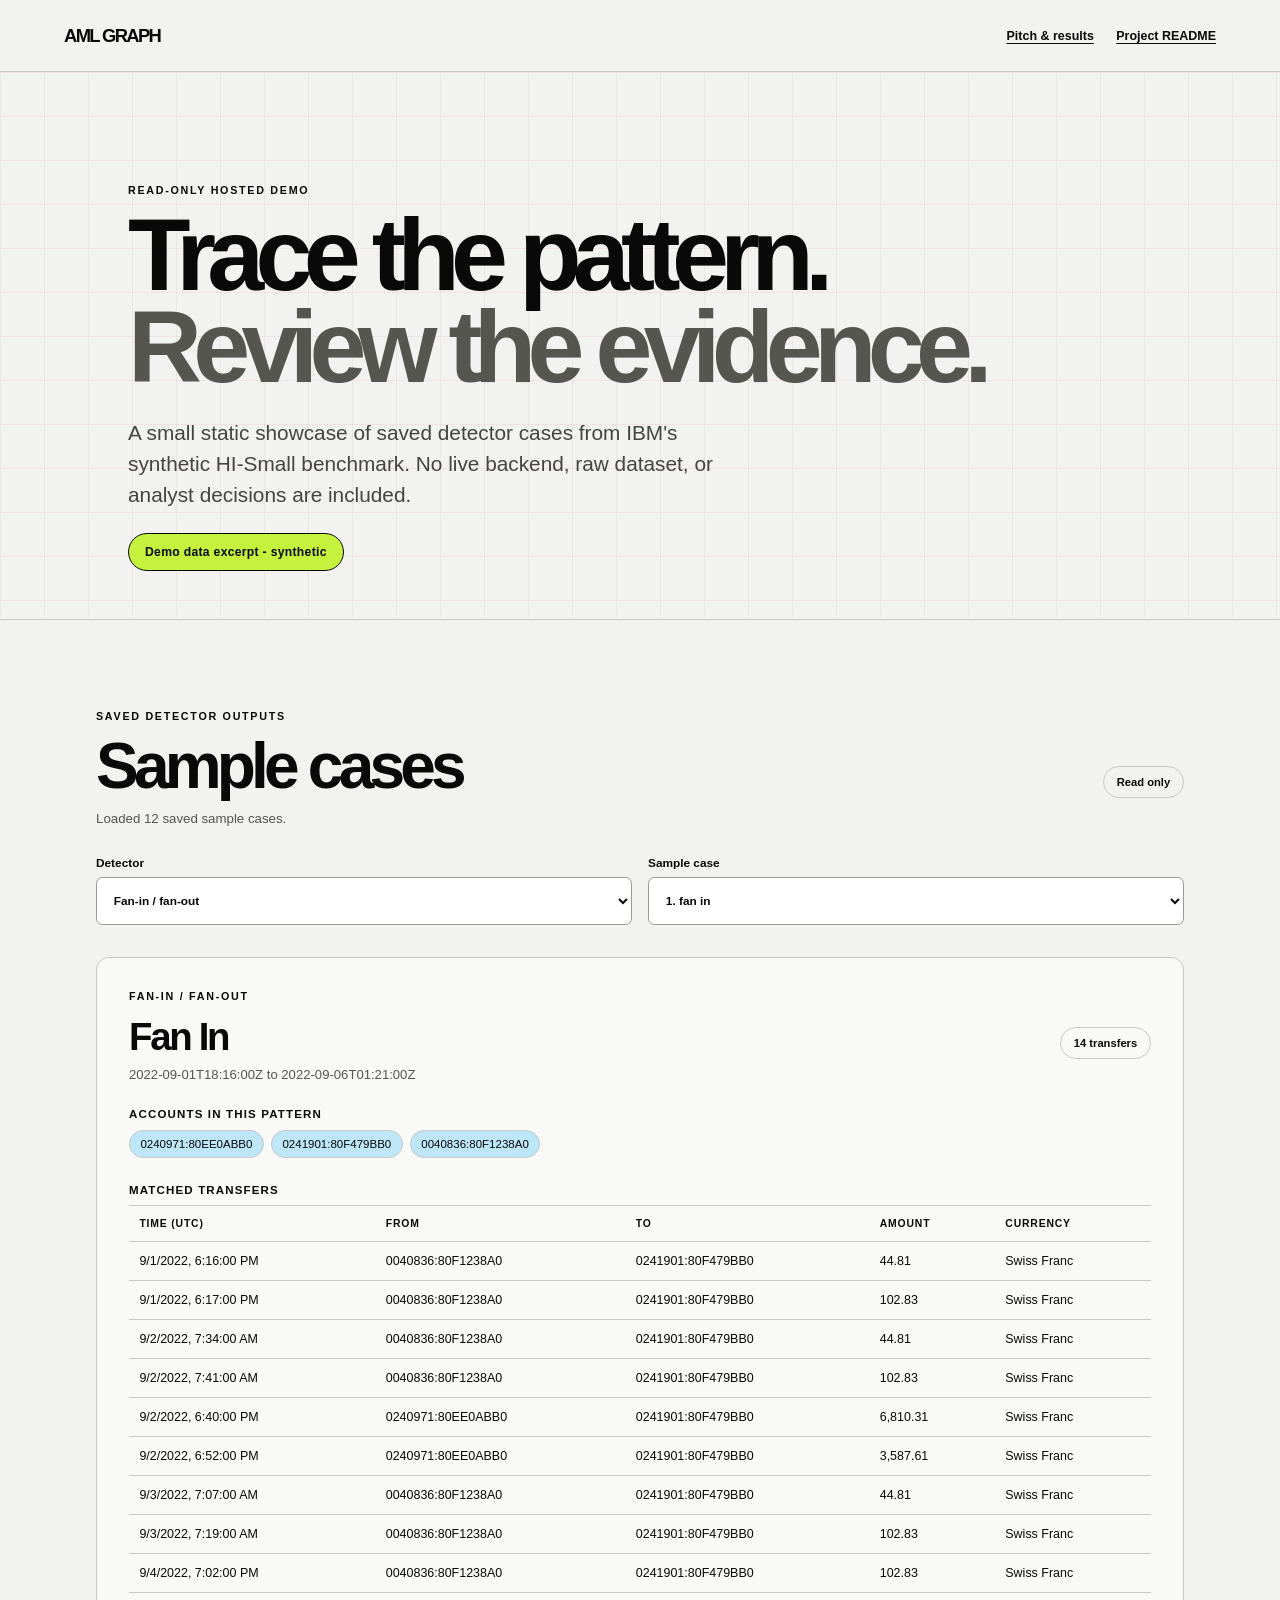
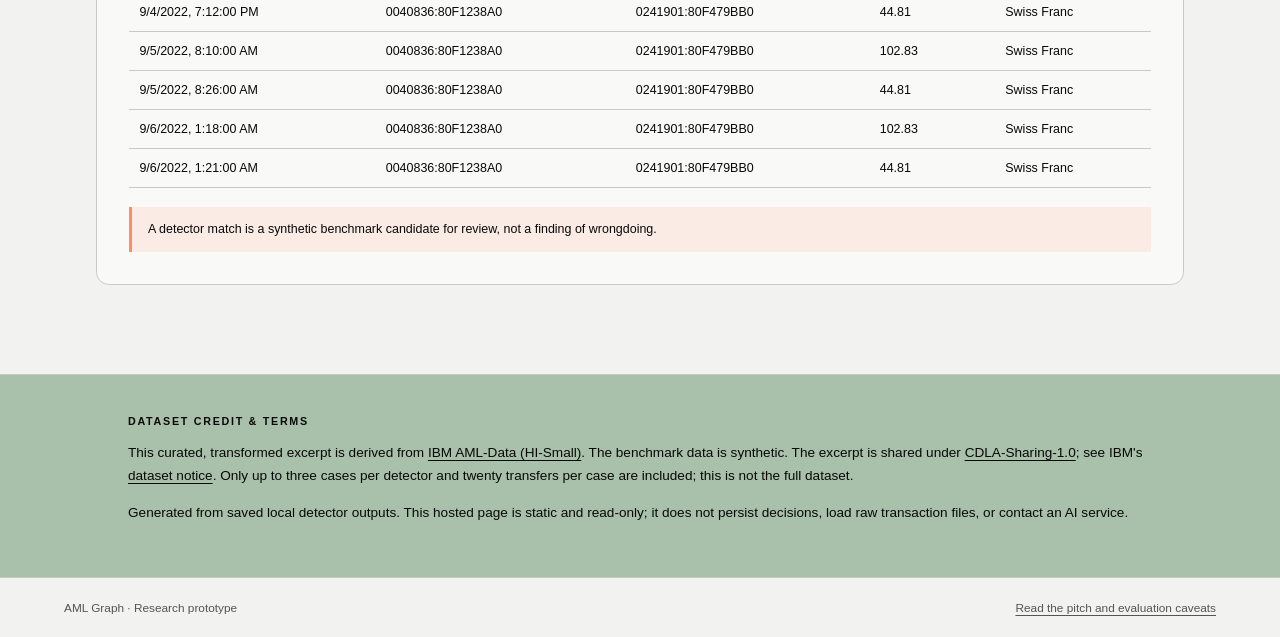
<file: kajukatli-master/docs/index.html>
<!doctype html>
<html lang="en">
<head>
  <meta charset="utf-8">
  <meta name="viewport" content="width=device-width, initial-scale=1">
  <meta name="theme-color" content="#f2f2f0">
  <title>AML Graph · Static synthetic demo</title>
  <link rel="stylesheet" href="demo.css">
</head>
<body>
  <header class="site-header">
    <a class="wordmark" href="./">AML GRAPH</a>
    <nav aria-label="Demo navigation">
      <a href="PITCH.md">Pitch & results</a>
      <a href="https://github.com/tanishshadow/kajukatli#who-is-this-for">Project README</a>
    </nav>
  </header>

  <main>
    <section class="hero">
      <p class="eyebrow">Read-only hosted demo</p>
      <h1>Trace the pattern.<br><span>Review the evidence.</span></h1>
      <p class="lede">A small static showcase of saved detector cases from IBM's synthetic HI-Small benchmark. No live backend, raw dataset, or analyst decisions are included.</p>
      <p class="demo-banner" id="demo-banner">Demo data excerpt - synthetic</p>
    </section>

    <section class="demo-shell" aria-labelledby="sample-title">
      <div class="section-heading">
        <div>
          <p class="eyebrow">Saved detector outputs</p>
          <h2 id="sample-title">Sample cases</h2>
        </div>
        <span class="read-only">Read only</span>
      </div>
      <p id="demo-status" class="status" role="status">Loading the static sample bundle…</p>
      <div class="selectors">
        <label>Detector
          <select id="detector-select" disabled></select>
        </label>
        <label>Sample case
          <select id="case-select" disabled></select>
        </label>
      </div>
      <article id="case-card" class="case-card" hidden>
        <div class="case-heading">
          <div>
            <p class="eyebrow" id="case-detector"></p>
            <h3 id="case-title"></h3>
          </div>
          <span id="transfer-count" class="count-pill"></span>
        </div>
        <p id="case-time" class="case-time"></p>
        <div>
          <h4>Accounts in this pattern</h4>
          <ul id="account-list" class="account-list"></ul>
        </div>
        <div class="transfer-section">
          <h4>Matched transfers</h4>
          <div class="table-wrap">
            <table>
              <thead><tr><th>Time (UTC)</th><th>From</th><th>To</th><th>Amount</th><th>Currency</th></tr></thead>
              <tbody id="transfer-rows"></tbody>
            </table>
          </div>
        </div>
        <p class="candidate-note">A detector match is a synthetic benchmark candidate for review, not a finding of wrongdoing.</p>
      </article>
    </section>

    <section class="credit">
      <p class="eyebrow">Dataset credit & terms</p>
      <p>This curated, transformed excerpt is derived from <a href="https://github.com/IBM/AML-Data">IBM AML-Data (HI-Small)</a>. The benchmark data is synthetic. The excerpt is shared under <a href="https://cdla.io/sharing-1-0/">CDLA-Sharing-1.0</a>; see IBM's <a href="https://github.com/IBM/AML-Data/blob/main/README.md">dataset notice</a>. Only up to three cases per detector and twenty transfers per case are included; this is not the full dataset.</p>
      <p>Generated from saved local detector outputs. This hosted page is static and read-only; it does not persist decisions, load raw transaction files, or contact an AI service.</p>
    </section>
  </main>
  <footer>
    <span>AML Graph · Research prototype</span>
    <a href="PITCH.md">Read the pitch and evaluation caveats</a>
  </footer>
  <script src="demo.js" defer></script>
</body>
</html>
</file>
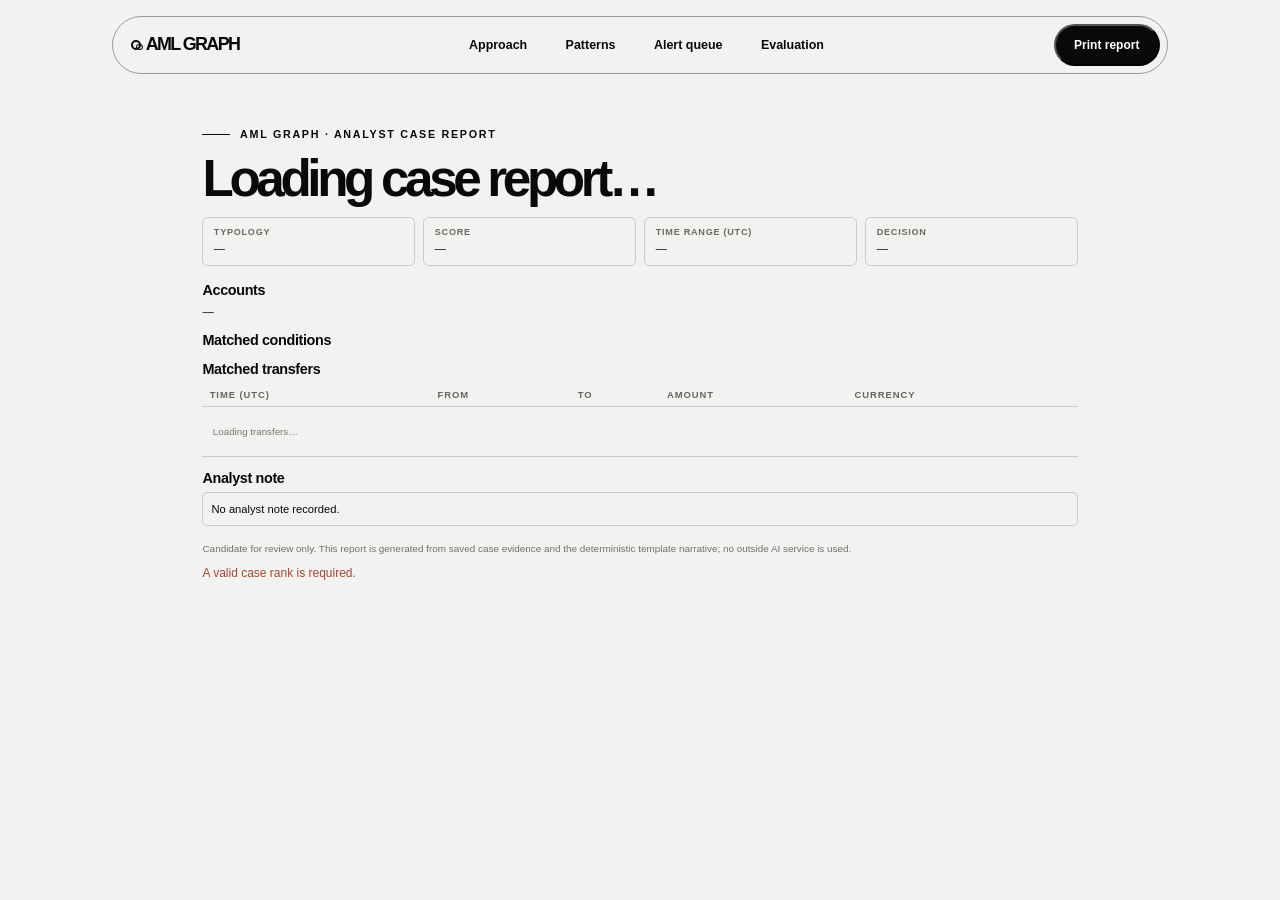
<file: kajukatli-master/frontend/case-report.html>
<!doctype html>
<html lang="en">
<head>
  <meta charset="utf-8">
  <meta name="viewport" content="width=device-width, initial-scale=1">
  <meta name="theme-color" content="#f2f2f0">
  <title>Printable case report — AML Graph</title>
  <link rel="icon" href="data:,">
  <link rel="stylesheet" href="site-pages.css">
  <link rel="stylesheet" href="analyst.css">
</head>
<body>
  <header class="no-print">
    <nav class="site-nav" aria-label="Main navigation">
      <a class="wordmark" href="index.html"><span aria-hidden="true"></span>AML GRAPH</a>
      <div class="nav-links" id="nav-links">
        <a href="approach.html">Approach</a><a href="patterns.html">Patterns</a>
        <a href="queue.html">Alert queue</a><a href="evaluation.html">Evaluation</a>
      </div>
      <div class="nav-actions">
        <button id="print-report" class="nav-cta" type="button">Print report</button>
        <button class="menu-toggle" aria-label="Open navigation" aria-expanded="false" aria-controls="nav-links">☰</button>
      </div>
    </nav>
  </header>
  <main class="analyst-shell report-shell">
    <p class="eyebrow">AML Graph · Analyst case report</p>
    <h1 id="report-title">Loading case report…</h1>
    <p id="report-summary" class="report-narrative"></p>
    <div class="report-meta">
      <div><strong>Typology</strong><span id="report-typology">—</span></div>
      <div><strong>Score</strong><span id="report-score">—</span></div>
      <div><strong>Time range (UTC)</strong><span id="report-time">—</span></div>
      <div><strong>Decision</strong><span id="report-decision">—</span></div>
    </div>
    <section class="report-section">
      <h2>Accounts</h2>
      <p id="report-accounts">—</p>
    </section>
    <section class="report-section">
      <h2>Matched conditions</h2>
      <ul id="report-conditions"></ul>
    </section>
    <section class="report-section">
      <h2>Matched transfers</h2>
      <table class="analyst-table report-table">
        <thead><tr><th>Time (UTC)</th><th>From</th><th>To</th><th>Amount</th><th>Currency</th></tr></thead>
        <tbody id="report-transfers"><tr><td colspan="5" class="empty-row">Loading transfers…</td></tr></tbody>
      </table>
      <p id="report-omitted" class="muted"></p>
    </section>
    <section class="report-section">
      <h2>Analyst note</h2>
      <p id="report-note" class="report-note">No analyst note recorded.</p>
    </section>
    <p class="report-disclaimer">Candidate for review only. This report is generated from saved case evidence and the deterministic template narrative; no outside AI service is used.</p>
    <p id="report-status" class="analyst-status no-print" role="status"></p>
  </main>
  <script src="site-pages.js" defer></script>
  <script src="case-report.js" defer></script>
</body>
</html>
</file>
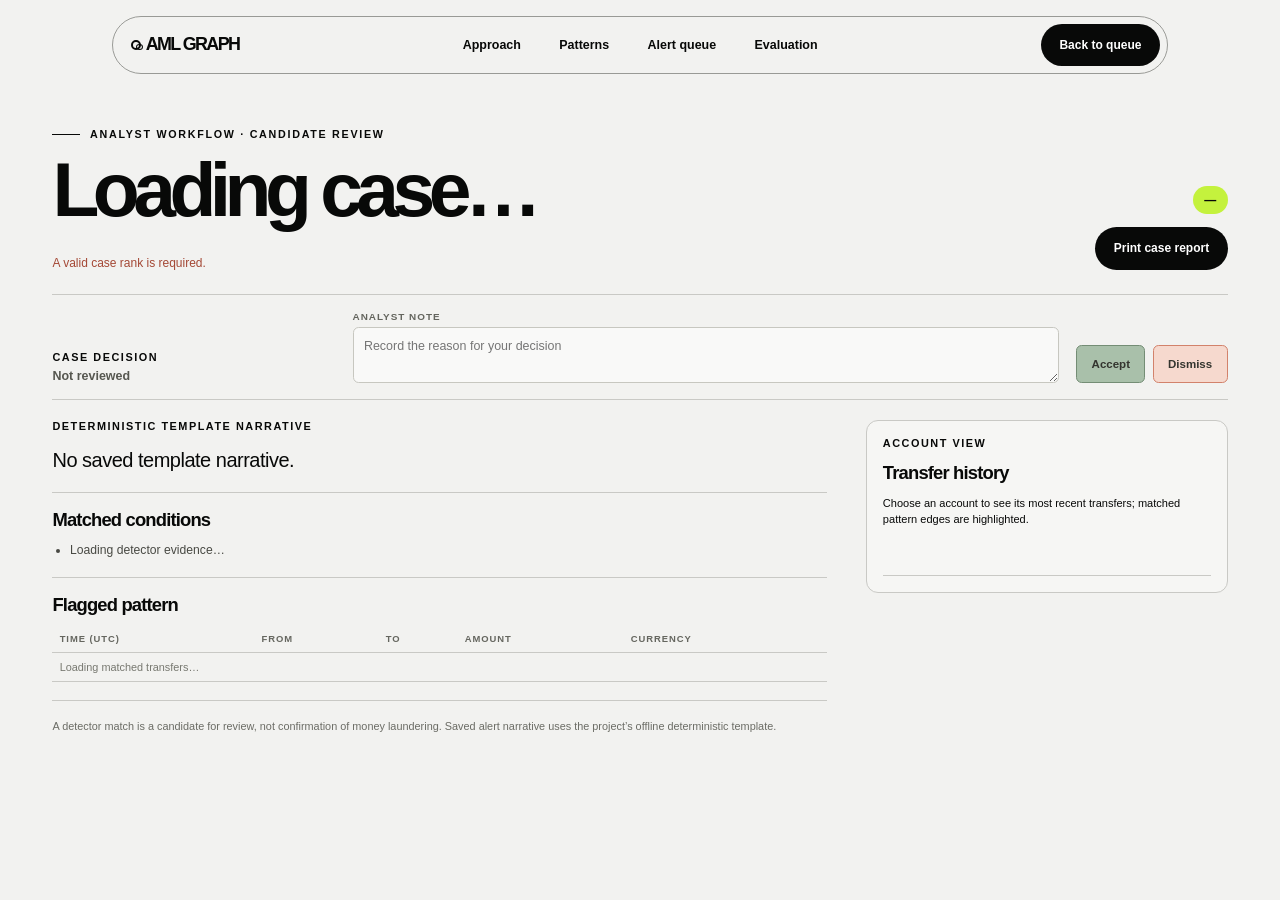
<file: kajukatli-master/frontend/case.html>
<!doctype html>
<html lang="en">
<head>
  <meta charset="utf-8">
  <meta name="viewport" content="width=device-width, initial-scale=1">
  <meta name="theme-color" content="#f2f2f0">
  <title>Case review — AML Graph</title>
  <link rel="icon" href="data:,">
  <link rel="stylesheet" href="site-pages.css">
  <link rel="stylesheet" href="analyst.css">
</head>
<body>
  <header>
    <nav class="site-nav" aria-label="Main navigation">
      <a class="wordmark" href="index.html"><span aria-hidden="true"></span>AML GRAPH</a>
      <div class="nav-links" id="nav-links">
        <a href="approach.html">Approach</a><a href="patterns.html">Patterns</a>
        <a href="queue.html" aria-current="page">Alert queue</a><a href="evaluation.html">Evaluation</a>
      </div>
      <div class="nav-actions">
        <a class="nav-cta" href="queue.html">Back to queue</a>
        <button class="menu-toggle" aria-label="Open navigation" aria-expanded="false" aria-controls="nav-links">☰</button>
      </div>
    </nav>
  </header>

  <main class="analyst-shell">
    <section class="analyst-hero case-hero">
      <p class="eyebrow">Analyst workflow · candidate review</p>
      <h1 id="case-title">Loading case…</h1>
      <p id="case-summary" class="section-lede"></p>
      <p id="case-status" class="analyst-status" role="status"></p>
      <div class="case-hero-actions">
        <span id="case-score" class="score-pill">—</span>
        <a id="report-link" class="nav-cta" href="queue.html">Print case report</a>
      </div>
    </section>

    <section class="decision-panel" aria-label="Case decision">
      <div>
        <p class="section-kicker">Case decision</p>
        <p id="decision-state" class="decision-state">Not reviewed</p>
      </div>
      <label class="note-field">Analyst note
        <textarea id="analyst-note" maxlength="2000" rows="2" placeholder="Record the reason for your decision"></textarea>
      </label>
      <div class="decision-actions">
        <button id="accept-case" class="decision-button accept" type="button">Accept</button>
        <button id="dismiss-case" class="decision-button dismiss" type="button">Dismiss</button>
      </div>
    </section>

    <section class="case-layout">
      <article class="case-evidence">
        <section>
          <p class="section-kicker">Deterministic template narrative</p>
          <p id="case-narrative" class="case-narrative">No saved template narrative.</p>
        </section>
        <section class="case-conditions">
          <h2>Matched conditions</h2>
          <ul id="matched-conditions"><li class="muted">Loading detector evidence…</li></ul>
        </section>
        <section class="case-transfers">
          <div class="case-section-heading"><h2>Flagged pattern</h2><span id="transfer-count" class="muted"></span></div>
          <div class="queue-table-wrap">
            <table class="analyst-table">
              <thead><tr><th>Time (UTC)</th><th>From</th><th>To</th><th>Amount</th><th>Currency</th></tr></thead>
              <tbody id="case-transfers"><tr><td colspan="5" class="empty-row">Loading matched transfers…</td></tr></tbody>
            </table>
          </div>
        </section>
      </article>

      <aside class="account-history-panel">
        <p class="section-kicker">Account view</p>
        <h2>Transfer history</h2>
        <p class="muted">Choose an account to see its most recent transfers; matched pattern edges are highlighted.</p>
        <div id="case-accounts" class="case-accounts"></div>
        <p id="history-status" class="history-status" role="status"></p>
        <ol id="account-history" class="account-history"></ol>
      </aside>
    </section>
    <p class="analyst-footnote">A detector match is a candidate for review, not confirmation of money laundering. Saved alert narrative uses the project’s offline deterministic template.</p>
  </main>
  <script src="site-pages.js" defer></script>
  <script src="case.js" defer></script>
</body>
</html>
</file>
<file: kajukatli-master/docs/demo.css>
:root {
  color-scheme: light;
  --paper: #f2f2f0;
  --ink: #080908;
  --line: #c9c9c5;
  --lime: #c4f23d;
  --sage: #a9c0aa;
  --sky: #bde6f8;
  --coral: #ff8d69;
  --sans: "Manrope", "Avenir Next", Avenir, "Segoe UI", sans-serif;
}

* { box-sizing: border-box; }
body { margin: 0; background: var(--paper); color: var(--ink); font-family: var(--sans); }
a { color: inherit; text-underline-offset: 3px; }
a:focus-visible, button:focus-visible, select:focus-visible { outline: 3px solid var(--coral); outline-offset: 3px; }
.site-header { min-height: 4.5rem; padding: .8rem clamp(1.2rem, 5vw, 4.5rem); display: flex; align-items: center; justify-content: space-between; gap: 1.5rem; border-bottom: 1px solid var(--line); }
.wordmark { font-size: 1.15rem; font-weight: 850; letter-spacing: -.09em; text-decoration: none; }
.site-header nav { display: flex; flex-wrap: wrap; gap: 1.4rem; }
.site-header nav a { font-size: .78rem; font-weight: 650; }
.hero { min-height: 25rem; padding: clamp(4rem, 9vw, 7rem) clamp(1.2rem, 10vw, 9rem) 3rem; border-bottom: 1px solid var(--line); background-image: linear-gradient(rgba(207,120,101,.1) 1px, transparent 1px), linear-gradient(90deg, rgba(207,120,101,.1) 1px, transparent 1px); background-size: 2.75rem 2.75rem; }
.eyebrow { margin: 0 0 .8rem; font-size: .67rem; font-weight: 750; letter-spacing: .16em; text-transform: uppercase; }
h1 { margin: 0; font-size: clamp(3rem, 8vw, 7rem); line-height: .9; letter-spacing: -.085em; }
h1 span { color: #555650; }
.lede { max-width: 39rem; margin: 1.5rem 0 0; color: #44453f; font-size: clamp(1rem, 1.7vw, 1.3rem); line-height: 1.5; }
.demo-banner { display: inline-block; margin: 1.4rem 0 0; padding: .7rem 1rem; border: 1px solid var(--ink); border-radius: 999px; background: var(--lime); font-size: .76rem; font-weight: 800; letter-spacing: .025em; }
.demo-shell { max-width: 76rem; margin: 0 auto; padding: clamp(3rem, 7vw, 6rem) clamp(1.2rem, 5vw, 4.5rem); }
.section-heading,.case-heading { display: flex; justify-content: space-between; align-items: end; gap: 1rem; }
h2 { margin: 0; font-size: clamp(2.4rem, 5vw, 4.6rem); letter-spacing: -.075em; line-height: .98; }
.read-only,.count-pill { padding: .55rem .8rem; border: 1px solid var(--line); border-radius: 99px; font-size: .7rem; font-weight: 750; white-space: nowrap; }
.status { min-height: 1.3rem; color: #555650; font-size: .83rem; }
.status.error { color: #9c2c14; }
.selectors { display: grid; grid-template-columns: repeat(2, minmax(0, 1fr)); gap: 1rem; margin: 1.5rem 0 2rem; }
.selectors label { display: grid; gap: .45rem; font-size: .74rem; font-weight: 750; }
select { min-height: 3rem; padding: .65rem .8rem; border: 1px solid #999a96; border-radius: .4rem; background: #fff; color: var(--ink); font: inherit; }
.case-card { padding: clamp(1.2rem, 3vw, 2rem); border: 1px solid var(--line); border-radius: .8rem; background: rgba(255,255,255,.55); }
.case-card h3 { margin: 0; font-size: clamp(1.5rem, 3.5vw, 2.4rem); letter-spacing: -.06em; text-transform: capitalize; }
.case-card h4 { margin: 1.6rem 0 .6rem; font-size: .72rem; letter-spacing: .1em; text-transform: uppercase; }
.case-time { margin: .55rem 0 1.1rem; color: #555650; font-size: .82rem; }
.account-list { display: flex; flex-wrap: wrap; gap: .45rem; margin: 0; padding: 0; list-style: none; }
.account-list li { padding: .45rem .65rem; border: 1px solid var(--line); border-radius: 999px; background: var(--sky); font-size: .72rem; overflow-wrap: anywhere; }
.table-wrap { overflow-x: auto; border-top: 1px solid var(--line); }
table { width: 100%; border-collapse: collapse; font-size: .78rem; font-variant-numeric: tabular-nums; }
th,td { padding: .75rem .65rem; border-bottom: 1px solid var(--line); text-align: left; }
th { font-size: .65rem; letter-spacing: .08em; text-transform: uppercase; }
td { overflow-wrap: anywhere; }
.candidate-note { margin: 1.2rem 0 0; padding: .8rem 1rem; border-left: 3px solid var(--coral); background: rgba(255,141,105,.13); font-size: .78rem; line-height: 1.5; }
.credit { padding: 2.5rem clamp(1.2rem, 10vw, 9rem); border-block: 1px solid var(--line); background: var(--sage); }
.credit p:not(.eyebrow) { max-width: 65rem; font-size: .85rem; line-height: 1.7; }
footer { display: flex; justify-content: space-between; flex-wrap: wrap; gap: 1rem; padding: 1.4rem clamp(1.2rem, 5vw, 4.5rem); color: #555650; font-size: .74rem; }
@media (max-width: 620px) {
  .site-header { align-items: flex-start; flex-direction: column; }
  .site-header nav { gap: .8rem; }
  .hero { min-height: 0; }
  .selectors { grid-template-columns: 1fr; }
  .case-heading { align-items: flex-start; flex-direction: column; }
  table { min-width: 36rem; }
}
</file>
<file: kajukatli-master/frontend/site-pages.css>
/* Shared presentation for the informational pages; homepage styling stays local to index.html. */
:root { --paper:#f2f2f0; --ink:#080908; --line:#c9c9c5; --lime:#c4f23d; --sage:#a9c0aa; --sky:#bde6f8; --blue:#9fc4d5; --coral:#ff8d69; --apricot:#f3be78; --grid:rgba(207,120,101,.11); --pad:clamp(1.15rem,4.1vw,4.5rem); --sans:"Manrope","Avenir Next",Avenir,"Segoe UI",sans-serif; --hand:"Segoe Print","Bradley Hand",cursive; }
* { box-sizing:border-box; }
html { scroll-behavior:smooth; scroll-padding-top:6rem; }
body { margin:0; background:var(--paper); color:var(--ink); font-family:var(--sans); }
a { color:inherit; }
a:focus-visible,button:focus-visible { outline:3px solid var(--coral); outline-offset:4px; }
.site-nav { z-index:10; position:fixed; top:1rem; left:50%; transform:translateX(-50%); width:min(calc(100% - 2rem),66rem); min-height:3.6rem; padding:.35rem .45rem .35rem 1.15rem; display:flex; align-items:center; justify-content:space-between; gap:1rem; border:1px solid #999a96; border-radius:999px; background:rgba(242,242,240,.9); transition:width .35s ease,background .35s ease,box-shadow .35s ease; animation:nav-in .7s cubic-bezier(.2,.75,.25,1) both; }
.site-nav.is-scrolled { width:min(calc(100% - 2rem),61rem); background:rgba(242,242,240,.96); box-shadow:0 8px 30px rgba(0,0,0,.06); }
.wordmark { font-size:1.12rem; font-weight:850; letter-spacing:-.09em; text-decoration:none; white-space:nowrap; }
.wordmark span { display:inline-block; margin-right:.25em; width:.55em; height:.55em; border:2px solid currentColor; border-radius:50%; position:relative; }
.wordmark span::after { content:""; position:absolute; inset:2px -4px -2px 3px; border:1.5px solid currentColor; border-radius:50%; }
.nav-links { display:flex; align-items:center; gap:clamp(1rem,3vw,2.8rem); }
.nav-links a { text-decoration:none; font-size:.78rem; font-weight:650; transition:opacity .2s ease; }
.nav-links a:hover { opacity:.55; }
.nav-actions { display:flex; gap:.25rem; align-items:center; }
.nav-cta,.arrow-link { min-height:2.65rem; display:inline-flex; align-items:center; justify-content:center; text-decoration:none; }
.nav-cta { padding:0 1.15rem; border-radius:999px; background:var(--ink); color:white; font-size:.75rem; font-weight:700; transition:transform .2s ease,background .2s ease; }
.nav-cta:hover { transform:translateY(-2px); background:#30312e; }
.arrow-link { width:2.65rem; border-radius:50%; background:var(--ink); color:white; font-size:1.2rem; transition:transform .2s ease; }
.arrow-link:hover { transform:rotate(45deg); }
.menu-toggle { display:none; border:1px solid var(--line); background:transparent; border-radius:50%; width:2.7rem; height:2.7rem; font:inherit; }
.page-hero { padding:11rem var(--pad) 5rem; min-height:62vh; display:grid; grid-template-columns:1.1fr .7fr; gap:8vw; align-items:end; background-image:linear-gradient(to right,var(--grid) 1px,transparent 1px),linear-gradient(to bottom,var(--grid) 1px,transparent 1px); background-size:2.75rem 2.75rem; border-bottom:1px solid var(--line); }
.eyebrow { display:flex; gap:.65rem; align-items:center; margin:0 0 1rem; font-size:.67rem; font-weight:750; letter-spacing:.16em; text-transform:uppercase; }
.eyebrow::before { content:""; width:1.7rem; height:1px; background:currentColor; }
h1 { max-width:11ch; margin:0; font-size:clamp(3.5rem,8vw,8rem); line-height:.88; letter-spacing:-.085em; font-weight:760; }
.page-intro { max-width:29rem; padding-bottom:.35rem; font-size:clamp(1.1rem,1.65vw,1.5rem); line-height:1.42; letter-spacing:-.04em; }
.page-intro p { margin:0 0 1.2rem; }
.hand { font-family:var(--hand); font-style:italic; font-size:1.1rem; transform:rotate(-4deg); }
.page-section { padding:clamp(4.5rem,9vw,8rem) var(--pad); border-bottom:1px solid var(--line); }
.section-kicker { margin:0 0 .8rem; font-size:.68rem; font-weight:750; letter-spacing:.14em; text-transform:uppercase; }
.section-title { margin:0; max-width:15ch; font-size:clamp(2.5rem,5.5vw,5.4rem); letter-spacing:-.075em; line-height:.96; }
.section-lede { max-width:36rem; color:#555650; line-height:1.65; }
.editorial-row { display:grid; grid-template-columns:.55fr 1.45fr; gap:6vw; align-items:start; }
.editorial-row + .editorial-row { margin-top:4rem; padding-top:4rem; border-top:1px solid var(--line); }
.step-number { font-size:.7rem; letter-spacing:.15em; font-weight:750; }
.editorial-row h2 { margin:0; font-size:clamp(1.8rem,3.6vw,3.5rem); letter-spacing:-.06em; line-height:1.04; }
.editorial-row p { max-width:43rem; color:#555650; line-height:1.65; }
.diagram { min-height:19rem; margin-top:2.5rem; position:relative; display:grid; grid-template-columns:repeat(5,1fr); align-items:center; border-block:1px solid var(--line); background-image:linear-gradient(to right,var(--grid) 1px,transparent 1px); background-size:20% 100%; }
.diagram::before { content:""; position:absolute; left:10%; right:10%; top:50%; height:1px; background:var(--ink); }
.account { position:relative; z-index:1; justify-self:center; width:clamp(3.5rem,7vw,6rem); aspect-ratio:1; border:1px solid var(--ink); border-radius:50%; display:grid; place-items:center; background:var(--paper); font-size:.8rem; font-weight:750; }
.account:nth-of-type(2) { background:var(--sage); }.account:nth-of-type(3) { background:var(--coral); transform:translateY(-2.4rem); }.account:nth-of-type(4) { background:var(--sky); transform:translateY(2.4rem); }.account:nth-of-type(5) { background:var(--lime); }
.pattern-list { margin-top:3rem; border-top:1px solid var(--line); }
.pattern { display:grid; grid-template-columns:.42fr 1fr .8fr; gap:2rem; align-items:center; padding:1.5rem 0; border-bottom:1px solid var(--line); }
.pattern-index { color:#666760; font-size:.68rem; letter-spacing:.13em; }
.pattern h2 { margin:0; font-size:clamp(1.4rem,3vw,2.6rem); letter-spacing:-.06em; }
.pattern p { max-width:28rem; margin:.35rem 0 0; color:#555650; font-size:.9rem; line-height:1.5; }
.pattern-live { display:block; margin-top:.65rem; color:#555650; font-size:.72rem; }
.pattern-mark { width:5rem; height:5rem; justify-self:center; display:grid; place-items:center; font-size:2.7rem; font-weight:700; }
.pattern:nth-child(1) .pattern-mark { border-radius:50%; background:var(--lime); }
.pattern:nth-child(2) .pattern-mark { background:var(--sage); transform:rotate(45deg) scale(.7); }
.pattern:nth-child(3) .pattern-mark { border:1rem solid var(--coral); border-radius:50%; border-right-color:transparent; transform:rotate(-30deg); }
.pattern:nth-child(4) .pattern-mark { background:var(--sky); clip-path:polygon(0 0,100% 0,100% 100%,0 100%); }
.metric-grid { margin-top:3rem; display:grid; grid-template-columns:repeat(3,1fr); border-block:1px solid var(--line); }
.metric { padding:1.5rem 1.4rem 1.7rem 0; }
.metric + .metric { padding-left:1.4rem; border-left:1px solid var(--line); }
.metric strong { display:block; font-size:clamp(2.2rem,5vw,4.7rem); letter-spacing:-.08em; line-height:1; }
.metric span { display:block; margin-top:.65rem; color:#555650; font-size:.8rem; }
.note { padding:1rem 1.2rem; border-left:3px solid var(--coral); background:rgba(255,141,105,.1); max-width:55rem; line-height:1.55; }
.runtime-settings { margin-top:3rem; padding-top:1rem; border-top:1px solid var(--line); color:#555650; font-size:.82rem; }
.runtime-settings ul { list-style:none; padding:0; display:flex; flex-wrap:wrap; gap:.75rem 2rem; }
.runtime-settings strong { color:var(--ink); }
.data-list { list-style:none; padding:0; margin:2rem 0 0; border-top:1px solid var(--line); }
.data-list li { padding:1rem 0; display:flex; justify-content:space-between; gap:1rem; border-bottom:1px solid var(--line); font-size:.88rem; }
.data-list li span:last-child { text-align:right; font-variant-numeric:tabular-nums; }
.evaluation-table { width:100%; margin:2rem 0 0; border-collapse:collapse; font-size:.88rem; font-variant-numeric:tabular-nums; }
.evaluation-table th,.evaluation-table td { padding:1rem .75rem; border-bottom:1px solid var(--line); text-align:right; }
.evaluation-table th:first-child,.evaluation-table td:first-child { text-align:left; }
.evaluation-table thead { border-top:1px solid var(--line); }
.evaluation-table th { font-size:.72rem; text-transform:uppercase; letter-spacing:.08em; }
@media (max-width: 640px) { .evaluation-table { font-size:.74rem; }.evaluation-table th,.evaluation-table td { padding:.75rem .35rem; } }
.page-cta { display:flex; align-items:end; justify-content:space-between; gap:2rem; }
.page-cta h2 { max-width:12ch; margin:0; font-size:clamp(2.7rem,6.5vw,6rem); line-height:.92; letter-spacing:-.08em; }
footer { padding:1.5rem var(--pad) 2rem; border-top:1px solid var(--line); display:flex; justify-content:space-between; align-items:center; gap:1rem; font-size:.75rem; }
footer p { margin:0; color:#62635d; }
footer a:last-child { text-underline-offset:3px; }
.reveal { opacity:0; transform:translateY(18px); transition:opacity .7s ease,transform .7s cubic-bezier(.2,.7,.2,1); }
.reveal.is-visible { opacity:1; transform:translateY(0); }
/* Evaluation color fields reuse the homepage palette; content and layout stay intact. */
body[data-page="evaluation"] .metric-grid { border-color:transparent; gap:1rem; }
body[data-page="evaluation"] .metric { background:var(--sky); border:0; border-radius:1rem; padding:1.5rem 1.4rem 1.7rem; }
body[data-page="evaluation"] .metric:nth-child(2) { background:var(--blue); }
body[data-page="evaluation"] .metric:nth-child(3) { background:var(--coral); }
body[data-page="evaluation"] .metric span { color:var(--ink); }
body[data-page="evaluation"] [data-typology-results] li { padding-inline:1rem; background:color-mix(in srgb,var(--sky) 25%,var(--paper)); }
body[data-page="evaluation"] [data-typology-results] li:nth-child(even) { background:color-mix(in srgb,var(--sage) 25%,var(--paper)); }
body[data-page="evaluation"] [data-evasion-results] li { padding-inline:1rem; background:color-mix(in srgb,var(--apricot) 24%,var(--paper)); }
body[data-page="evaluation"] [data-evasion-results] li:nth-child(even) { background:color-mix(in srgb,var(--coral) 18%,var(--paper)); }
body[data-page="evaluation"] .editorial-row:first-child .step-number { color:var(--ink); background:var(--lime); }
body[data-page="evaluation"] .editorial-row:nth-child(2) .step-number { color:var(--ink); background:var(--apricot); }
body[data-page="evaluation"] .page-cta { background:var(--sage); }
@keyframes nav-in { from { opacity:0; transform:translate(-50%,-12px); } to { opacity:1; transform:translate(-50%,0); } }
@media(max-width:760px) {
 .site-nav { padding-left:.9rem; }.menu-toggle { display:inline-grid; place-items:center; }
 .nav-links { display:none; position:absolute; top:calc(100% + .55rem); left:0; right:0; padding:.65rem; border:1px solid var(--line); border-radius:1.2rem; background:var(--paper); box-shadow:0 14px 35px rgba(0,0,0,.09); }
 .nav-links.is-open { display:grid; gap:0; }.nav-links a { padding:.9rem; }.nav-cta { display:none; }
 .page-hero { padding-top:8.5rem; min-height:0; grid-template-columns:1fr; gap:1.4rem; }.page-intro { max-width:32rem; }
 .editorial-row { grid-template-columns:1fr; gap:.7rem; }.editorial-row + .editorial-row { margin-top:2.5rem; padding-top:2.5rem; }
 .diagram { min-height:14rem; }.pattern { grid-template-columns:2.3rem 1fr 3rem; gap:.75rem; }.pattern-mark { width:3.2rem; height:3.2rem; font-size:1.8rem; }
 .metric-grid { grid-template-columns:1fr; }.metric { padding:1.25rem 0; }.metric + .metric { padding-left:0; border-left:0; border-top:1px solid var(--line); }
 .page-cta,footer { align-items:flex-start; flex-direction:column; }
}
@media(prefers-reduced-motion:reduce) { *,*::before,*::after { scroll-behavior:auto!important; animation-duration:.01ms!important; animation-iteration-count:1!important; transition-duration:.01ms!important; }.reveal { opacity:1; transform:none; } }
</file>
<file: kajukatli-master/frontend/analyst.css>
.analyst-shell { max-width:1420px; margin:0 auto; padding:8rem clamp(1.15rem,4.1vw,4.5rem) 4rem; }
.analyst-hero { padding-bottom:1.5rem; border-bottom:1px solid var(--line); }
.analyst-hero h1 { max-width:none; font-size:clamp(2.6rem,6vw,5.6rem); }
.analyst-hero .section-lede { margin-bottom:.4rem; }
.analyst-status,.history-status { min-height:1em; margin:.6rem 0 0; color:#686960; font-size:.75rem; }
.analyst-status.error,.history-status.error { color:#a44835; }
.queue-summary { display:grid; grid-template-columns:minmax(10rem,.3fr) minmax(12rem,.3fr) minmax(18rem,1fr); align-items:center; gap:1rem; padding:1.2rem 0; border-bottom:1px solid var(--line); }
.queue-summary div { display:grid; gap:.3rem; padding:.7rem 1rem; border-radius:.7rem; background:var(--sky); }
.queue-summary div:nth-child(2) { background:var(--sage); }
.queue-summary strong { font-size:1.7rem; font-variant-numeric:tabular-nums; letter-spacing:-.06em; }
.queue-summary span { color:#454640; font-size:.68rem; }
.queue-summary .muted { margin:0; font-size:.72rem; line-height:1.5; }
.queue-filters { display:flex; flex-wrap:wrap; align-items:end; gap:.8rem 1.2rem; padding:1rem 0; border-bottom:1px solid var(--line); }
.queue-filters label { display:grid; gap:.35rem; min-width:12rem; color:#64655e; font-size:.62rem; font-weight:750; letter-spacing:.12em; text-transform:uppercase; }
.queue-filters select,.queue-filters input { min-width:12rem; height:2.5rem; padding:.4rem .65rem; border:1px solid #c7c7c0; border-radius:.35rem; background:rgba(255,255,255,.55); color:var(--ink); font:600 .78rem var(--sans); letter-spacing:normal; text-transform:none; }
.queue-filters input { min-width:8rem; width:8rem; }
.text-button { height:2.4rem; padding:0 .4rem; border:0; background:transparent; color:#50514b; font:650 .72rem var(--sans); text-decoration:underline; text-underline-offset:3px; cursor:pointer; }
.queue-table-wrap { width:100%; overflow:auto; }
.analyst-table { width:100%; border-collapse:collapse; font-size:.76rem; font-variant-numeric:tabular-nums; }
.analyst-table th,.analyst-table td { padding:.75rem .65rem; border-bottom:1px solid var(--line); text-align:left; vertical-align:top; }
.analyst-table th { color:#65665f; font-size:.59rem; letter-spacing:.1em; text-transform:uppercase; white-space:nowrap; }
.analyst-table td.numeric,.analyst-table th.numeric { text-align:right; }
.analyst-table tbody tr:hover { background:rgba(196,242,61,.12); }
.analyst-table .empty-row { padding:1.2rem .65rem; color:#777870; }
.queue-rank { font-weight:800; }
.queue-score { font-weight:750; }
.queue-type { text-transform:capitalize; }
.decision-chip { display:inline-block; padding:.28rem .5rem; border:1px solid #c7c7c0; border-radius:999px; color:#595a53; font-size:.62rem; white-space:nowrap; }
.decision-chip.accepted { border-color:#729176; background:rgba(169,192,170,.35); color:#304c33; }
.decision-chip.dismissed { border-color:#d28a75; background:rgba(255,141,105,.18); color:#753c2d; }
.queue-case-link { color:#32332e; font-weight:750; text-underline-offset:3px; white-space:nowrap; }
.analyst-footnote { max-width:65rem; margin:1.1rem 0 0; color:#6b6c65; font-size:.68rem; line-height:1.55; }
.case-hero { display:grid; grid-template-columns:1fr auto; align-items:end; column-gap:1.5rem; }
.case-hero .eyebrow,.case-hero h1,.case-hero .section-lede,.case-hero .analyst-status { grid-column:1; }
.case-hero-actions { grid-column:2; grid-row:2/5; display:grid; justify-items:end; gap:.8rem; }
.case-hero-actions .nav-cta { border:0; cursor:pointer; }
.score-pill { padding:.45rem .7rem; border-radius:999px; background:var(--lime); font-size:.75rem; font-weight:800; font-variant-numeric:tabular-nums; }
.decision-panel { display:grid; grid-template-columns:minmax(8rem,.4fr) minmax(16rem,1fr) auto; align-items:end; gap:1.1rem; padding:1rem 0; border-bottom:1px solid var(--line); }
.decision-panel .section-kicker { margin:0 0 .35rem; }
.decision-state { margin:0; color:#565750; font-size:.78rem; font-weight:750; }
.note-field { display:grid; gap:.35rem; color:#64655e; font-size:.62rem; font-weight:750; letter-spacing:.1em; text-transform:uppercase; }
.note-field textarea { width:100%; resize:vertical; min-height:3.2rem; padding:.55rem .65rem; border:1px solid #c7c7c0; border-radius:.35rem; background:rgba(255,255,255,.55); color:var(--ink); font: .78rem/1.45 var(--sans); letter-spacing:normal; text-transform:none; }
.decision-actions { display:flex; gap:.45rem; }
.decision-button { min-height:2.4rem; padding:0 .9rem; border:1px solid #999a93; border-radius:.35rem; background:transparent; color:#34352f; font:700 .72rem var(--sans); cursor:pointer; }
.decision-button.accept { border-color:#748d75; background:var(--sage); }
.decision-button.dismiss { border-color:#d2826b; background:rgba(255,141,105,.25); }
.decision-button:disabled { opacity:.5; cursor:wait; }
.case-layout { display:grid; grid-template-columns:minmax(0,1.5fr) minmax(18rem,.7fr); gap:clamp(1.2rem,3vw,2.7rem); align-items:start; padding-top:1.25rem; }
.case-evidence { min-width:0; }
.case-evidence>section { padding:0 0 1.1rem; border-bottom:1px solid var(--line); }
.case-evidence>section+section { padding-top:1rem; }
.case-narrative { max-width:65rem; margin:.4rem 0 0; font-size:clamp(1rem,1.6vw,1.25rem); line-height:1.5; letter-spacing:-.025em; }
.case-conditions h2,.account-history-panel h2,.case-section-heading h2 { margin:0; font-size:1.15rem; letter-spacing:-.045em; }
.case-conditions ul { margin:.6rem 0 0; padding-left:1.1rem; color:#484943; font-size:.76rem; line-height:1.55; }
.case-conditions li+li { margin-top:.4rem; }
.case-section-heading { display:flex; align-items:baseline; justify-content:space-between; gap:1rem; margin-bottom:.55rem; }
.case-transfers .analyst-table { min-width:570px; font-size:.68rem; }
.case-transfers .analyst-table th,.case-transfers .analyst-table td { padding:.5rem .45rem; }
.account-history-panel { position:sticky; top:5.5rem; min-width:0; padding:1rem; border:1px solid var(--line); border-radius:.75rem; background:rgba(255,255,255,.25); }
.account-history-panel .muted { font-size:.69rem; line-height:1.5; }
.case-accounts { display:flex; flex-wrap:wrap; gap:.35rem; max-height:8rem; overflow:auto; margin:.75rem 0; }
.case-accounts button { max-width:100%; padding:.35rem .5rem; border:1px solid #c7c7c0; border-radius:999px; background:transparent; color:#41423d; font:600 .64rem var(--sans); overflow-wrap:anywhere; cursor:pointer; }
.case-accounts button[aria-pressed="true"] { border-color:#d77658; background:rgba(255,141,105,.22); }
.account-history { max-height:55vh; overflow:auto; margin:.7rem 0 0; padding:0; list-style:none; border-top:1px solid var(--line); }
.account-history li { padding:.55rem .45rem; border-bottom:1px solid rgba(201,201,197,.75); font-size:.66rem; line-height:1.45; }
.account-history li.is-matched { border-left:3px solid var(--coral); background:rgba(255,141,105,.13); }
.history-time { display:block; color:#666760; font-size:.59rem; }
.history-transfer { display:block; margin-top:.15rem; font-variant-numeric:tabular-nums; }
.report-shell { max-width:980px; }
.report-shell h1 { max-width:none; margin-bottom:.6rem; font-size:clamp(2rem,4vw,3.8rem); }
.report-narrative { max-width:60rem; margin:.6rem 0 1rem; color:#393a34; font-size:1rem; line-height:1.5; }
.report-meta { display:grid; grid-template-columns:repeat(4,minmax(0,1fr)); gap:.55rem; margin:1rem 0; }
.report-meta div { display:grid; gap:.25rem; padding:.55rem .65rem; border:1px solid var(--line); border-radius:.35rem; }
.report-meta strong { color:#6a6b63; font-size:.57rem; letter-spacing:.08em; text-transform:uppercase; }
.report-meta span { font-size:.7rem; line-height:1.35; overflow-wrap:anywhere; }
.report-section { margin-top:.8rem; break-inside:avoid; }
.report-section h2 { margin:0 0 .35rem; font-size:.9rem; letter-spacing:-.025em; }
.report-section p { margin:.2rem 0; font-size:.7rem; line-height:1.45; }
.report-section ul { margin:.25rem 0; padding-left:1rem; font-size:.68rem; line-height:1.4; }
.report-table { font-size:.61rem; }
.report-table th,.report-table td { padding:.38rem .45rem; }
.report-note { min-height:1.5rem; padding:.5rem; border:1px solid var(--line); border-radius:.3rem; white-space:pre-wrap; }
.report-disclaimer { margin-top:1rem; color:#70716b; font-size:.62rem; line-height:1.4; }
@media(max-width:850px) {
  .queue-summary { grid-template-columns:1fr 1fr; }
  .queue-summary .muted { grid-column:1/-1; }
  .case-layout { grid-template-columns:1fr; }
  .account-history-panel { position:static; }
  .decision-panel { grid-template-columns:1fr 1fr; }
  .note-field { grid-column:1/-1; grid-row:2; }
  .decision-actions { justify-self:end; }
}
@media(max-width:620px) {
  .analyst-shell { padding:7.5rem 1rem 2.5rem; }
  .queue-summary { grid-template-columns:1fr 1fr; }
  .queue-summary strong { font-size:1.35rem; }
  .analyst-table { min-width:690px; }
  .case-hero { display:block; }
  .case-hero-actions { display:flex; justify-content:space-between; align-items:center; margin-top:.8rem; }
  .decision-panel { grid-template-columns:1fr; align-items:start; }
  .note-field { grid-column:auto; grid-row:auto; }
  .decision-actions { justify-self:start; }
  .report-meta { grid-template-columns:1fr 1fr; }
  .report-table { min-width:0; }
}
@page { size:A4; margin:10mm; }
@media print {
  .no-print,.report-status,.site-nav { display:none!important; }
  body { background:#fff; color:#111; }
  .report-shell { max-width:none; padding:0; }
  .report-shell h1 { font-size:22pt; }
  .report-narrative { font-size:9pt; }
  .report-meta { gap:3mm; margin:4mm 0; }
  .report-meta div { padding:2mm; }
  .report-section { margin-top:3mm; }
  .report-section h2 { font-size:9pt; }
  .report-section p,.report-section ul { font-size:7.5pt; }
  .report-table { font-size:7pt; }
  .report-table th,.report-table td { padding:1.4mm 1.5mm; }
  .report-note { min-height:10mm; }
  .report-disclaimer { font-size:7pt; }
}
</file>
